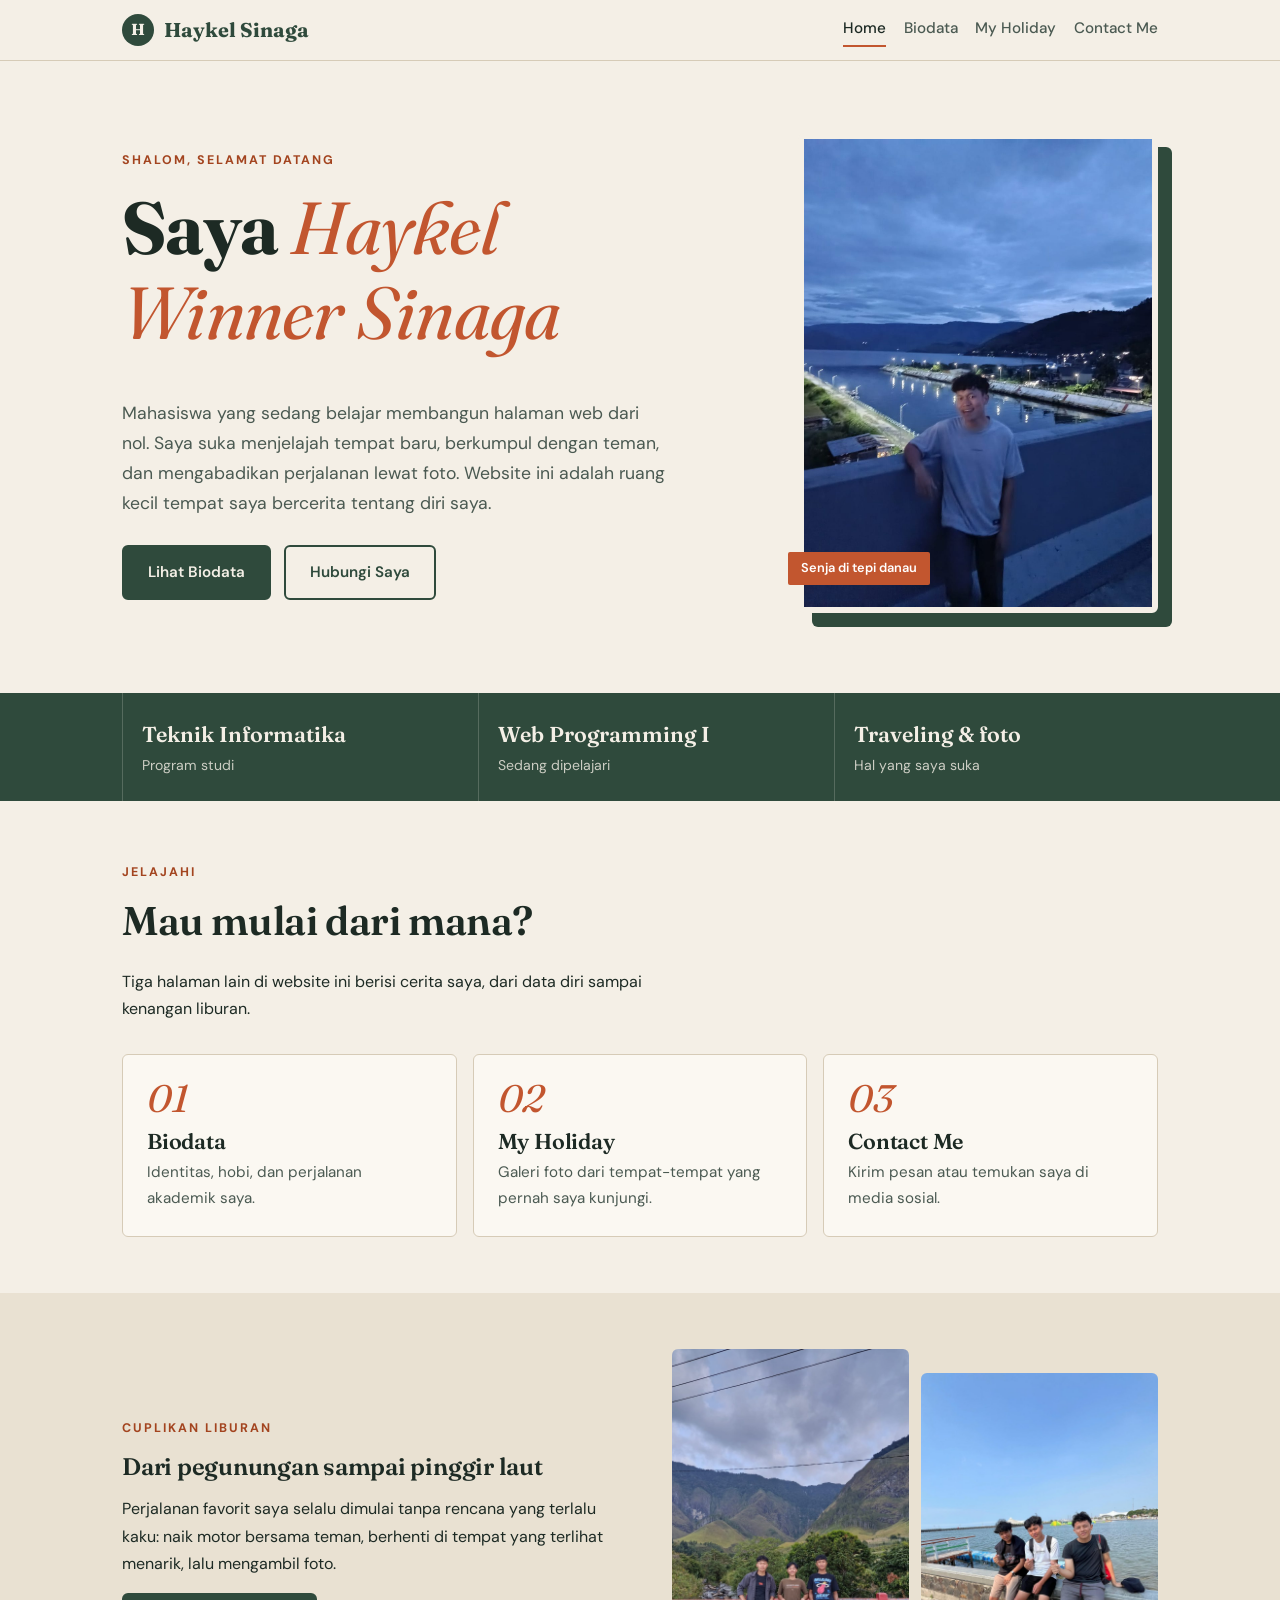
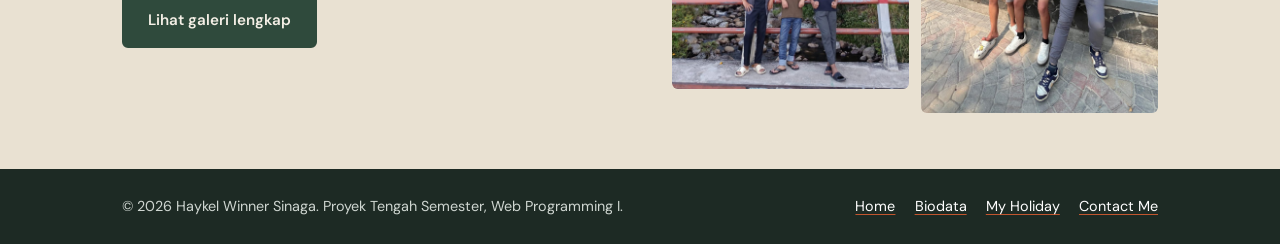
<file: index.html>
<!DOCTYPE html>
<html lang="id">
<head>
  <meta charset="UTF-8">
  <meta name="viewport" content="width=device-width, initial-scale=1">
  <title>Beranda | Haykel Winner Sinaga</title>
  <meta name="description" content="Website pribadi Haykel Winner Sinaga: biodata, cerita liburan, dan kontak.">

  <!-- Font: Fraunces (judul) + DM Sans (teks) -->
  <link rel="preconnect" href="https://fonts.googleapis.com">
  <link rel="preconnect" href="https://fonts.gstatic.com" crossorigin>
  <link href="https://fonts.googleapis.com/css2?family=DM+Sans:wght@400;500;600&family=Fraunces:ital,opsz,wght@0,9..144,400;0,9..144,600;0,9..144,700;1,9..144,400&display=swap" rel="stylesheet">

  <link rel="stylesheet" href="style.css">
</head>
<body>

  <!-- ===== HEADER (sama di semua halaman) ===== -->
  <header class="site-header">
    <div class="wrap header-inner">
      <a class="brand" href="index.html">
        <span class="brand-mark" aria-hidden="true">H</span>
        Haykel Sinaga
      </a>
      <nav class="main-nav" aria-label="Navigasi utama">
        <ul>
          <li><a href="index.html" aria-current="page">Home</a></li>
          <li><a href="biodata.html">Biodata</a></li>
          <li><a href="myHoliday.html">My Holiday</a></li>
          <li><a href="contact.html">Contact Me</a></li>
        </ul>
      </nav>
    </div>
  </header>

  <main>

    <!-- ===== HERO ===== -->
    <section class="hero" aria-labelledby="hero-title">
      <div class="wrap hero-inner">
        <div class="hero-text">
          <span class="eyebrow">Shalom, selamat datang</span>
          <h1 id="hero-title">Saya <em>Haykel Winner Sinaga</em></h1>
          <p class="hero-lead">
            Mahasiswa yang sedang belajar membangun halaman web dari nol.
            Saya suka menjelajah tempat baru, berkumpul dengan teman, dan
            mengabadikan perjalanan lewat foto. Website ini adalah ruang
            kecil tempat saya bercerita tentang diri saya.
          </p>
          <div class="btn-row">
            <a class="btn btn-primary" href="biodata.html">Lihat Biodata</a>
            <a class="btn btn-ghost" href="contact.html">Hubungi Saya</a>
          </div>
        </div>

        <figure class="hero-photo">
          <img src="images/senja-danau.jpg"
               alt="Saya berdiri di tepi pagar dengan latar danau dan lampu kota saat senja">
          <figcaption>Senja di tepi danau</figcaption>
        </figure>
      </div>
    </section>

    <!-- ===== RINGKASAN SINGKAT ===== -->
    <section class="facts" aria-label="Ringkasan singkat">
      <div class="wrap">
        <ul class="facts-list">
          <li><strong>Teknik Informatika</strong><span>Program studi</span></li>
          <li><strong>Web Programming I</strong><span>Sedang dipelajari</span></li>
          <li><strong>Traveling &amp; foto</strong><span>Hal yang saya suka</span></li>
        </ul>
      </div>
    </section>

    <!-- ===== JELAJAHI ===== -->
    <section class="section" aria-labelledby="explore-title">
      <div class="wrap">
        <div class="section-head">
          <span class="eyebrow">Jelajahi</span>
          <h2 id="explore-title">Mau mulai dari mana?</h2>
          <p>Tiga halaman lain di website ini berisi cerita saya, dari data diri sampai kenangan liburan.</p>
        </div>

        <div class="explore">
          <a class="explore-card" href="biodata.html">
            <span class="num">01</span>
            <h3>Biodata</h3>
            <p>Identitas, hobi, dan perjalanan akademik saya.</p>
          </a>
          <a class="explore-card" href="myHoliday.html">
            <span class="num">02</span>
            <h3>My Holiday</h3>
            <p>Galeri foto dari tempat-tempat yang pernah saya kunjungi.</p>
          </a>
          <a class="explore-card" href="contact.html">
            <span class="num">03</span>
            <h3>Contact Me</h3>
            <p>Kirim pesan atau temukan saya di media sosial.</p>
          </a>
        </div>
      </div>
    </section>

    <!-- ===== CUPLIKAN LIBURAN ===== -->
    <section class="teaser" aria-labelledby="teaser-title">
      <div class="wrap section teaser-inner">
        <div>
          <span class="eyebrow">Cuplikan liburan</span>
          <h2 id="teaser-title">Dari pegunungan sampai pinggir laut</h2>
          <p>
            Perjalanan favorit saya selalu dimulai tanpa rencana yang terlalu
            kaku: naik motor bersama teman, berhenti di tempat yang terlihat
            menarik, lalu mengambil foto.
          </p>
          <a class="btn btn-primary" href="myHoliday.html">Lihat galeri lengkap</a>
        </div>

        <div class="teaser-photos">
          <img src="images/jembatan-pegunungan.jpg"
               alt="Tiga teman berdiri di jembatan dengan latar tebing hijau dan sungai berbatu">
          <img src="images/tepi-laut.jpg"
               alt="Tiga teman duduk di tembok batu tepi laut di bawah langit biru">
        </div>
      </div>
    </section>

  </main>

  <!-- ===== FOOTER (sama di semua halaman) ===== -->
  <footer class="site-footer">
    <div class="wrap footer-inner">
      <p>&copy; 2026 Haykel Winner Sinaga. Proyek Tengah Semester, Web Programming I.</p>
      <ul>
        <li><a href="index.html">Home</a></li>
        <li><a href="biodata.html">Biodata</a></li>
        <li><a href="myHoliday.html">My Holiday</a></li>
        <li><a href="contact.html">Contact Me</a></li>
      </ul>
    </div>
  </footer>

</body>
</html>
</file>
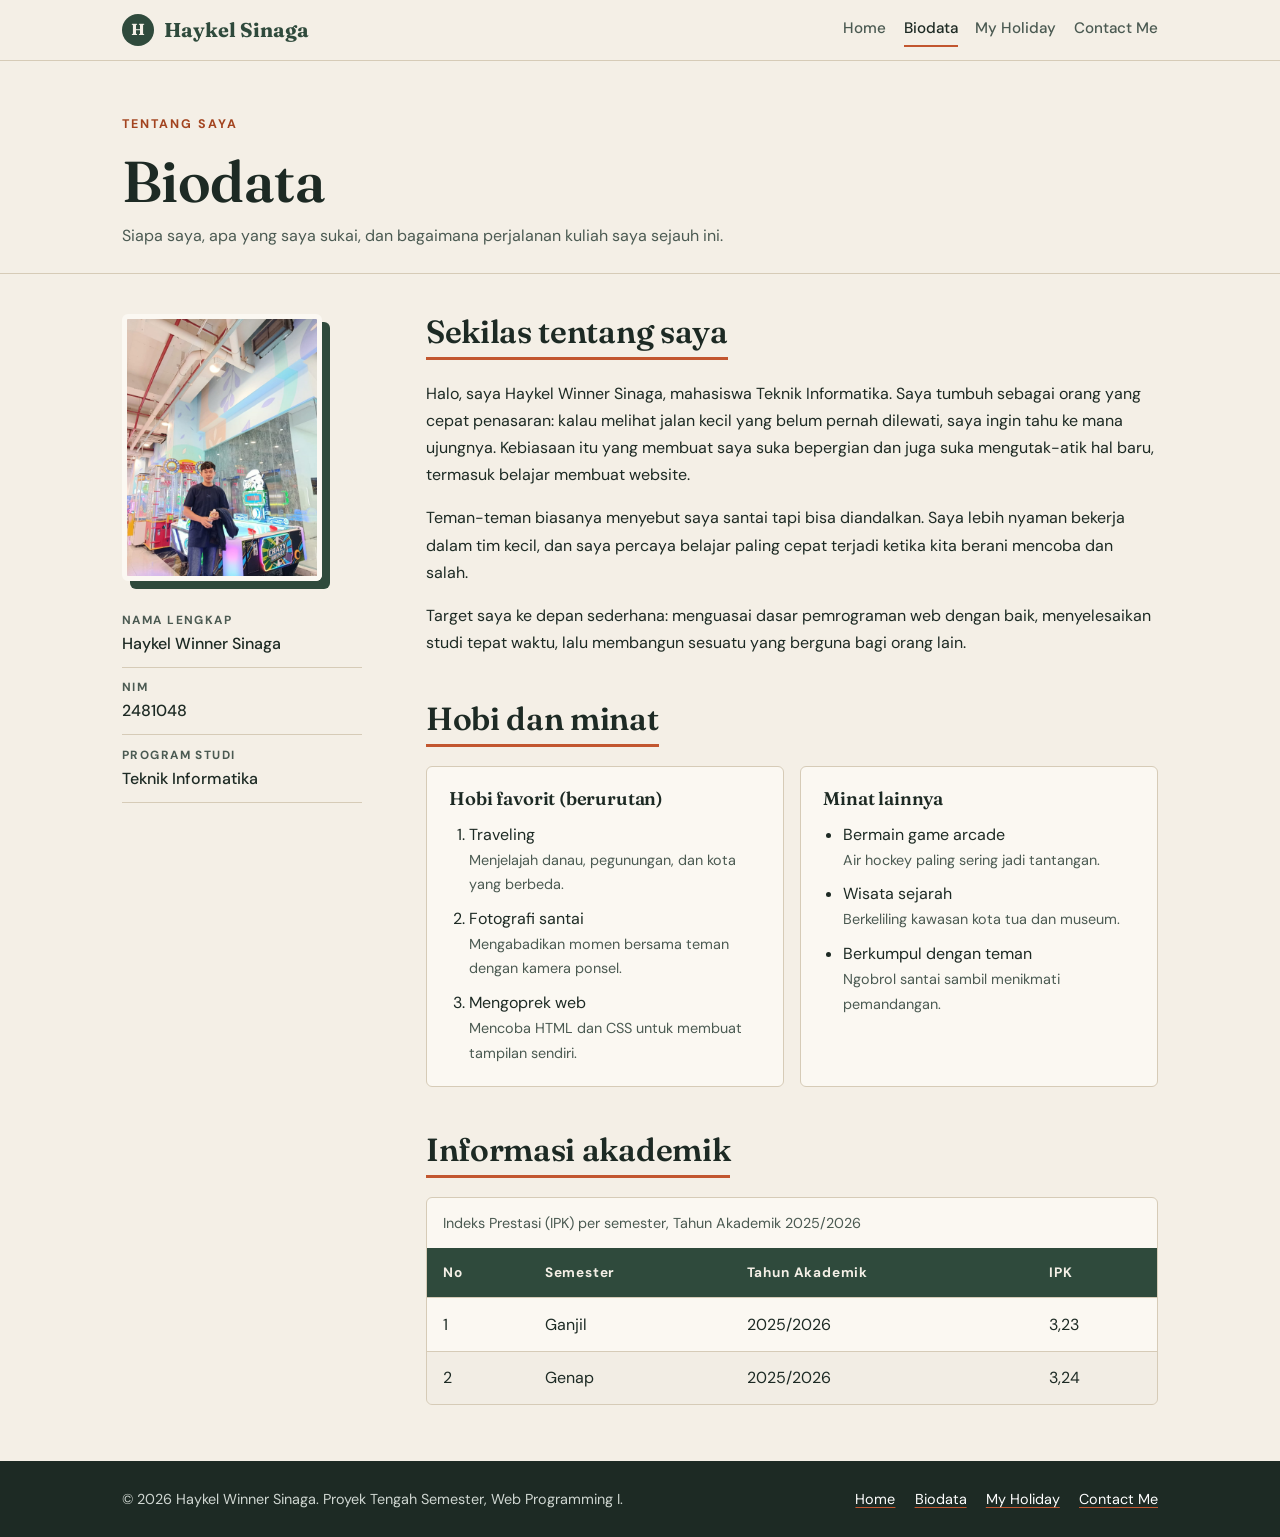
<file: biodata.html>
<!DOCTYPE html>
<html lang="id">
<head>
  <meta charset="UTF-8">
  <meta name="viewport" content="width=device-width, initial-scale=1">
  <title>Biodata | Haykel Winner Sinaga</title>
  <meta name="description" content="Biodata, hobi, dan informasi akademik Haykel Winner Sinaga.">

  <link rel="preconnect" href="https://fonts.googleapis.com">
  <link rel="preconnect" href="https://fonts.gstatic.com" crossorigin>
  <link href="https://fonts.googleapis.com/css2?family=DM+Sans:wght@400;500;600&family=Fraunces:ital,opsz,wght@0,9..144,400;0,9..144,600;0,9..144,700;1,9..144,400&display=swap" rel="stylesheet">

  <link rel="stylesheet" href="style.css">
</head>
<body>

  <!-- ===== HEADER (sama di semua halaman) ===== -->
  <header class="site-header">
    <div class="wrap header-inner">
      <a class="brand" href="index.html">
        <span class="brand-mark" aria-hidden="true">H</span>
        Haykel Sinaga
      </a>
      <nav class="main-nav" aria-label="Navigasi utama">
        <ul>
          <li><a href="index.html">Home</a></li>
          <li><a href="biodata.html" aria-current="page">Biodata</a></li>
          <li><a href="myHoliday.html">My Holiday</a></li>
          <li><a href="contact.html">Contact Me</a></li>
        </ul>
      </nav>
    </div>
  </header>

  <main>

    <section class="page-title">
      <div class="wrap">
        <span class="eyebrow">Tentang saya</span>
        <h1>Biodata</h1>
        <p>Siapa saya, apa yang saya sukai, dan bagaimana perjalanan kuliah saya sejauh ini.</p>
      </div>
    </section>

    <div class="wrap bio-layout">

      <!-- ===== KARTU PROFIL ===== -->
      <aside class="profile-card" aria-label="Profil singkat">
        <img class="profile-photo" src="images/arcade.jpg"
             alt="Foto profil saya mengenakan kaos biru dongker di area arcade"
             width="200" height="267">

        <dl class="profile-data">
          <div>
            <dt>Nama lengkap</dt>
            <dd>Haykel Winner Sinaga</dd>
          </div>
          <div>
            <dt>NIM</dt>
            <dd>2481048</dd>
          </div>
          <div>
            <dt>Program studi</dt>
            <dd>Teknik Informatika</dd>
          </div>
        </dl>
      </aside>

      <!-- ===== ISI UTAMA ===== -->
      <article class="bio-main">

        <section aria-labelledby="bio-title">
          <h2 id="bio-title">Sekilas tentang saya</h2>
          <p>
            Halo, saya Haykel Winner Sinaga, mahasiswa Teknik Informatika. Saya
            tumbuh sebagai orang yang cepat penasaran: kalau melihat jalan
            kecil yang belum pernah dilewati, saya ingin tahu ke mana ujungnya.
            Kebiasaan itu yang membuat saya suka bepergian dan juga suka
            mengutak-atik hal baru, termasuk belajar membuat website.
          </p>
          <p>
            Teman-teman biasanya menyebut saya santai tapi bisa diandalkan.
            Saya lebih nyaman bekerja dalam tim kecil, dan saya percaya
            belajar paling cepat terjadi ketika kita berani mencoba dan salah.
          </p>
          <p>
            Target saya ke depan sederhana: menguasai dasar pemrograman web
            dengan baik, menyelesaikan studi tepat waktu, lalu membangun
            sesuatu yang berguna bagi orang lain.
          </p>
        </section>

        <section aria-labelledby="hobi-title">
          <h2 id="hobi-title">Hobi dan minat</h2>
          <div class="hobby-grid">

            <div class="hobby-card">
              <h3>Hobi favorit (berurutan)</h3>
              <ol>
                <li>Traveling
                  <span>Menjelajah danau, pegunungan, dan kota yang berbeda.</span></li>
                <li>Fotografi santai
                  <span>Mengabadikan momen bersama teman dengan kamera ponsel.</span></li>
                <li>Mengoprek web
                  <span>Mencoba HTML dan CSS untuk membuat tampilan sendiri.</span></li>
              </ol>
            </div>

            <div class="hobby-card">
              <h3>Minat lainnya</h3>
              <ul>
                <li>Bermain game arcade
                  <span>Air hockey paling sering jadi tantangan.</span></li>
                <li>Wisata sejarah
                  <span>Berkeliling kawasan kota tua dan museum.</span></li>
                <li>Berkumpul dengan teman
                  <span>Ngobrol santai sambil menikmati pemandangan.</span></li>
              </ul>
            </div>

          </div>
        </section>

        <section aria-labelledby="akademik-title">
          <h2 id="akademik-title">Informasi akademik</h2>
          <div class="table-scroll">
            <table>
              <caption>Indeks Prestasi (IPK) per semester, Tahun Akademik 2025/2026</caption>
              <thead>
                <tr>
                  <th scope="col">No</th>
                  <th scope="col">Semester</th>
                  <th scope="col">Tahun Akademik</th>
                  <th scope="col">IPK</th>
                </tr>
              </thead>
              <tbody>
                <tr>
                  <td>1</td>
                  <td>Ganjil</td>
                  <td>2025/2026</td>
                  <td>3,23</td>
                </tr>
                <tr>
                  <td>2</td>
                  <td>Genap</td>
                  <td>2025/2026</td>
                  <td>3,24</td>
                </tr>
              </tbody>
            </table>
          </div>
        </section>

      </article>
    </div>

  </main>

  <!-- ===== FOOTER (sama di semua halaman) ===== -->
  <footer class="site-footer">
    <div class="wrap footer-inner">
      <p>&copy; 2026 Haykel Winner Sinaga. Proyek Tengah Semester, Web Programming I.</p>
      <ul>
        <li><a href="index.html">Home</a></li>
        <li><a href="biodata.html">Biodata</a></li>
        <li><a href="myHoliday.html">My Holiday</a></li>
        <li><a href="contact.html">Contact Me</a></li>
      </ul>
    </div>
  </footer>

</body>
</html>
</file>
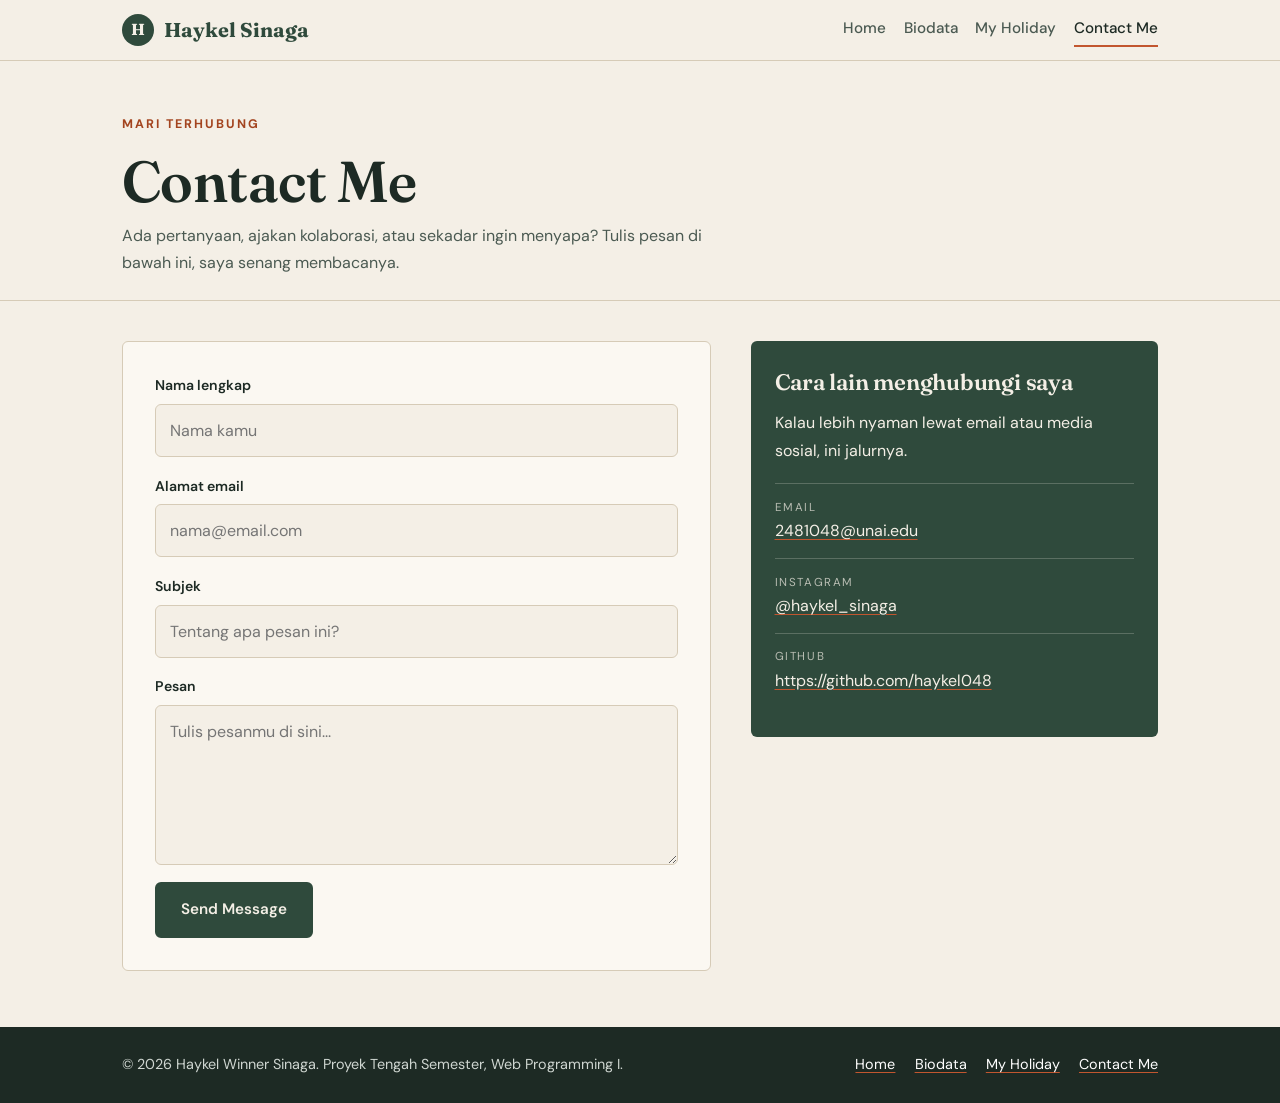
<file: contact.html>
<!DOCTYPE html>
<html lang="id">
<head>
  <meta charset="UTF-8">
  <meta name="viewport" content="width=device-width, initial-scale=1">
  <title>Contact Me | Haykel Winner Sinaga</title>
  <meta name="description" content="Hubungi Haykel Winner Sinaga lewat email atau media sosial.">

  <link rel="preconnect" href="https://fonts.googleapis.com">
  <link rel="preconnect" href="https://fonts.gstatic.com" crossorigin>
  <link href="https://fonts.googleapis.com/css2?family=DM+Sans:wght@400;500;600&family=Fraunces:ital,opsz,wght@0,9..144,400;0,9..144,600;0,9..144,700;1,9..144,400&display=swap" rel="stylesheet">

  <link rel="stylesheet" href="style.css">
</head>
<body>

  <!-- ===== HEADER (sama di semua halaman) ===== -->
  <header class="site-header">
    <div class="wrap header-inner">
      <a class="brand" href="index.html">
        <span class="brand-mark" aria-hidden="true">H</span>
        Haykel Sinaga
      </a>
      <nav class="main-nav" aria-label="Navigasi utama">
        <ul>
          <li><a href="index.html">Home</a></li>
          <li><a href="biodata.html">Biodata</a></li>
          <li><a href="myHoliday.html">My Holiday</a></li>
          <li><a href="contact.html" aria-current="page">Contact Me</a></li>
        </ul>
      </nav>
    </div>
  </header>

  <main>

    <section class="page-title">
      <div class="wrap">
        <span class="eyebrow">Mari terhubung</span>
        <h1>Contact Me</h1>
        <p>
          Ada pertanyaan, ajakan kolaborasi, atau sekadar ingin menyapa?
          Tulis pesan di bawah ini, saya senang membacanya.
        </p>
      </div>
    </section>

    <div class="wrap contact-layout">

      <!-- ===== FORMULIR ===== -->
      <!-- Tanpa backend: pesan dibuka lewat aplikasi email (mailto) -->
      <form class="contact-form"
            action="mailto:EMAIL.KAMU@gmail.com"
            method="post"
            enctype="text/plain">

        <div class="field">
          <label for="nama">Nama lengkap</label>
          <input type="text" id="nama" name="Nama" required minlength="3"
                 autocomplete="name" placeholder="Nama kamu">
        </div>

        <div class="field">
          <label for="email">Alamat email</label>
          <input type="email" id="email" name="Email" required
                 autocomplete="email" placeholder="nama@email.com">
        </div>

        <div class="field">
          <label for="subjek">Subjek</label>
          <input type="text" id="subjek" name="Subjek" required minlength="3"
                 placeholder="Tentang apa pesan ini?">
        </div>

        <div class="field">
          <label for="pesan">Pesan</label>
          <textarea id="pesan" name="Pesan" required minlength="10"
                    placeholder="Tulis pesanmu di sini..."></textarea>
        </div>

        <button class="btn btn-primary" type="submit">Send Message</button>
      </form>

      <!-- ===== INFO KONTAK ===== -->
      <aside class="contact-info" aria-labelledby="info-title">
        <h2 id="info-title">Cara lain menghubungi saya</h2>
        <p>Kalau lebih nyaman lewat email atau media sosial, ini jalurnya.</p>

        <ul class="contact-list">
          <li>
            <small>Email</small>
            <a href="mailto:EMAIL.KAMU@gmail.com">2481048@unai.edu</a>
          </li>
          <li>
            <small>Instagram</small>
            <a href="https://www.instagram.com/USERNAME_KAMU/"
               target="_blank" rel="noopener noreferrer">@haykel_sinaga</a>
          </li>
          <li>
            <small>GitHub</small>
            <a href="https://github.com/USERNAME_GITHUB_KAMU"
               target="_blank" rel="noopener noreferrer">https://github.com/haykel048</a>
          </li>
        </ul>
      </aside>

    </div>

  </main>

  <!-- ===== FOOTER (sama di semua halaman) ===== -->
  <footer class="site-footer">
    <div class="wrap footer-inner">
      <p>&copy; 2026 Haykel Winner Sinaga. Proyek Tengah Semester, Web Programming I.</p>
      <ul>
        <li><a href="index.html">Home</a></li>
        <li><a href="biodata.html">Biodata</a></li>
        <li><a href="myHoliday.html">My Holiday</a></li>
        <li><a href="contact.html">Contact Me</a></li>
      </ul>
    </div>
  </footer>

</body>
</html>
</file>
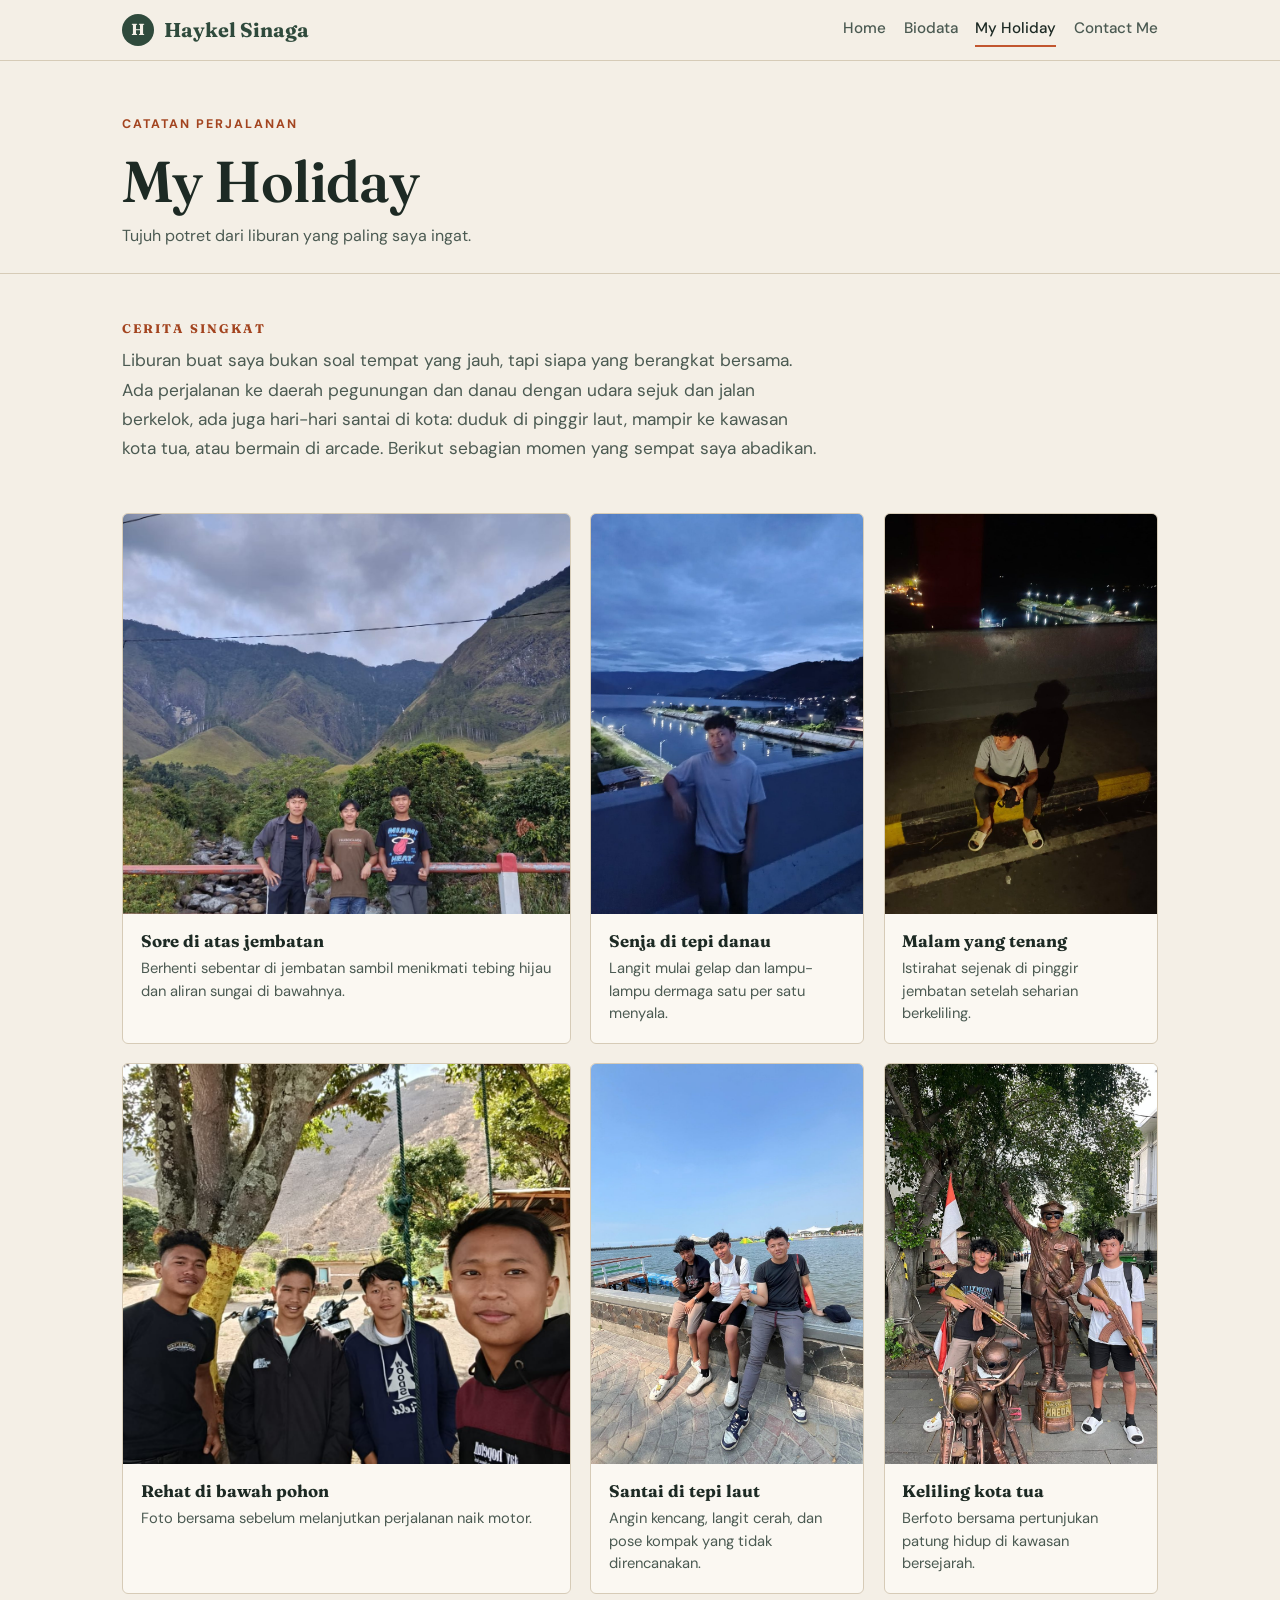
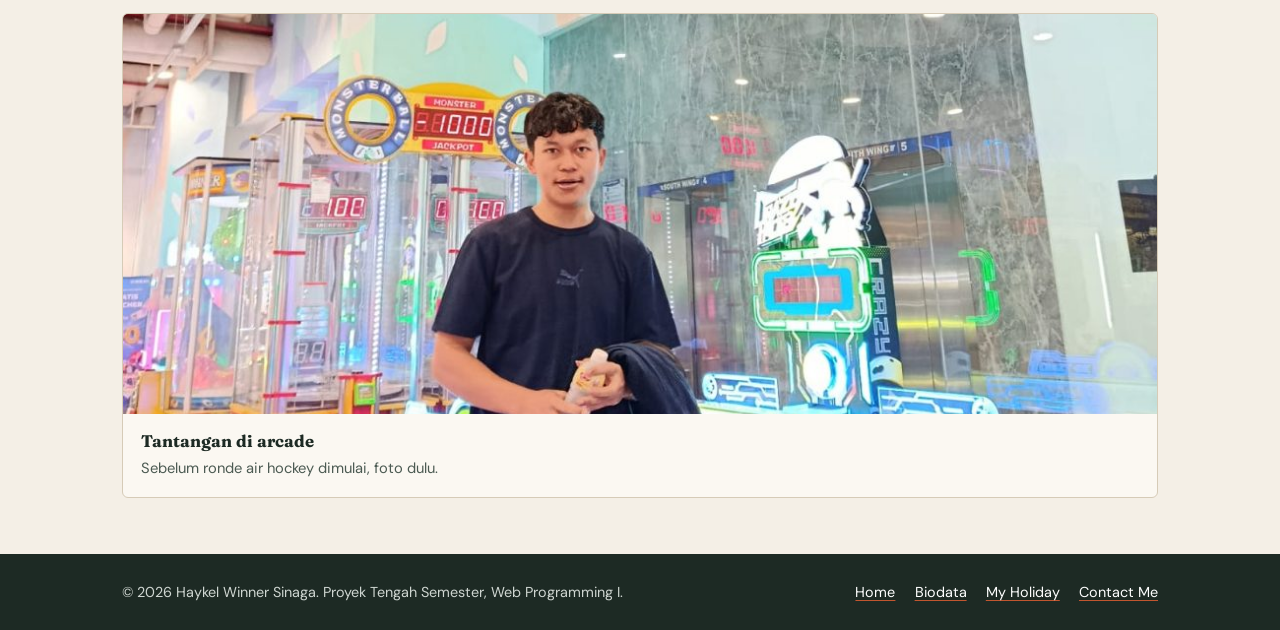
<file: myHoliday.html>
<!DOCTYPE html>
<html lang="id">
<head>
  <meta charset="UTF-8">
  <meta name="viewport" content="width=device-width, initial-scale=1">
  <title>My Holiday | Haykel Winner Sinaga</title>
  <meta name="description" content="Galeri foto liburan Haykel Winner Sinaga.">

  <link rel="preconnect" href="https://fonts.googleapis.com">
  <link rel="preconnect" href="https://fonts.gstatic.com" crossorigin>
  <link href="https://fonts.googleapis.com/css2?family=DM+Sans:wght@400;500;600&family=Fraunces:ital,opsz,wght@0,9..144,400;0,9..144,600;0,9..144,700;1,9..144,400&display=swap" rel="stylesheet">

  <link rel="stylesheet" href="style.css">
</head>
<body>

  <!-- ===== HEADER (sama di semua halaman) ===== -->
  <header class="site-header">
    <div class="wrap header-inner">
      <a class="brand" href="index.html">
        <span class="brand-mark" aria-hidden="true">H</span>
        Haykel Sinaga
      </a>
      <nav class="main-nav" aria-label="Navigasi utama">
        <ul>
          <li><a href="index.html">Home</a></li>
          <li><a href="biodata.html">Biodata</a></li>
          <li><a href="myHoliday.html" aria-current="page">My Holiday</a></li>
          <li><a href="contact.html">Contact Me</a></li>
        </ul>
      </nav>
    </div>
  </header>

  <main>

    <section class="page-title">
      <div class="wrap">
        <span class="eyebrow">Catatan perjalanan</span>
        <h1>My Holiday</h1>
        <p>Tujuh potret dari liburan yang paling saya ingat.</p>
      </div>
    </section>

    <div class="wrap">

      <section class="holiday-intro" aria-labelledby="intro-title">
        <h2 id="intro-title" class="eyebrow" style="margin-bottom:.6rem">Cerita singkat</h2>
        <p>
          Liburan buat saya bukan soal tempat yang jauh, tapi siapa yang
          berangkat bersama. Ada perjalanan ke daerah pegunungan dan danau
          dengan udara sejuk dan jalan berkelok, ada juga hari-hari santai di
          kota: duduk di pinggir laut, mampir ke kawasan kota tua, atau
          bermain di arcade. Berikut sebagian momen yang sempat saya
          abadikan.
        </p>
      </section>

      <!-- ===== GALERI (Flexbox) ===== -->
      <section class="gallery" aria-label="Galeri foto liburan">

        <figure class="shot shot--wide">
          <img src="images/jembatan-pegunungan.jpg"
               alt="Tiga teman bersandar di pagar jembatan merah putih dengan latar tebing hijau dan sungai berbatu"
               style="--focus: 50% 45%" loading="lazy">
          <figcaption>
            <strong>Sore di atas jembatan</strong>
            Berhenti sebentar di jembatan sambil menikmati tebing hijau dan aliran sungai di bawahnya.
          </figcaption>
        </figure>

        <figure class="shot">
          <img src="images/senja-danau.jpg"
               alt="Saya bersandar di dinding beton dengan pemandangan danau dan lampu-lampu kota saat senja"
               style="--focus: 50% 60%" loading="lazy">
          <figcaption>
            <strong>Senja di tepi danau</strong>
            Langit mulai gelap dan lampu-lampu dermaga satu per satu menyala.
          </figcaption>
        </figure>

        <figure class="shot">
          <img src="images/malam-jembatan.jpg"
               alt="Saya duduk di trotoar jembatan pada malam hari dengan lampu dermaga di kejauhan"
               style="--focus: 50% 60%" loading="lazy">
          <figcaption>
            <strong>Malam yang tenang</strong>
            Istirahat sejenak di pinggir jembatan setelah seharian berkeliling.
          </figcaption>
        </figure>

        <figure class="shot shot--wide">
          <img src="images/bawah-pohon.jpg"
               alt="Empat teman berswafoto di bawah pohon besar dengan bukit gersang dan dua sepeda motor di belakang"
               style="--focus: 50% 35%" loading="lazy">
          <figcaption>
            <strong>Rehat di bawah pohon</strong>
            Foto bersama sebelum melanjutkan perjalanan naik motor.
          </figcaption>
        </figure>

        <figure class="shot">
          <img src="images/tepi-laut.jpg"
               alt="Tiga teman duduk di tembok batu tepi laut dengan langit biru cerah"
               style="--focus: 50% 65%" loading="lazy">
          <figcaption>
            <strong>Santai di tepi laut</strong>
            Angin kencang, langit cerah, dan pose kompak yang tidak direncanakan.
          </figcaption>
        </figure>

        <figure class="shot">
          <img src="images/kota-tua.jpg"
               alt="Dua teman berfoto bersama patung hidup berwarna perunggu di kawasan kota tua"
               style="--focus: 50% 50%" loading="lazy">
          <figcaption>
            <strong>Keliling kota tua</strong>
            Berfoto bersama pertunjukan patung hidup di kawasan bersejarah.
          </figcaption>
        </figure>

        <figure class="shot">
          <img src="images/arcade.jpg"
               alt="Saya berdiri di depan mesin air hockey di area permainan arcade"
               style="--focus: 50% 70%" loading="lazy">
          <figcaption>
            <strong>Tantangan di arcade</strong>
            Sebelum ronde air hockey dimulai, foto dulu.
          </figcaption>
        </figure>

      </section>
    </div>

  </main>

  <!-- ===== FOOTER (sama di semua halaman) ===== -->
  <footer class="site-footer">
    <div class="wrap footer-inner">
      <p>&copy; 2026 Haykel Winner Sinaga. Proyek Tengah Semester, Web Programming I.</p>
      <ul>
        <li><a href="index.html">Home</a></li>
        <li><a href="biodata.html">Biodata</a></li>
        <li><a href="myHoliday.html">My Holiday</a></li>
        <li><a href="contact.html">Contact Me</a></li>
      </ul>
    </div>
  </footer>

</body>
</html>
</file>
<file: style.css>
/* =========================================================
   style.css — Personal Website (Web Programming I, Mid Project)
   Pendekatan: mobile-first. Layout dasar untuk layar kecil,
   lalu diperlebar lewat media query (640px, 900px).
   ========================================================= */

/* ---------- 1. Design tokens ---------- */
:root {
  --paper: #f4efe6;
  --paper-deep: #e9e1d2;
  --ink: #1d2a24;
  --ink-soft: #4b5a52;
  --forest: #2f4a3c;
  --forest-dark: #20352a;
  --clay: #c2562f;
  --clay-dark: #a3441f;
  --line: #d6cbb7;

  --font-display: "Fraunces", Georgia, "Times New Roman", serif;
  --font-body: "DM Sans", system-ui, -apple-system, "Segoe UI", sans-serif;

  --radius: 6px;
  --gutter: 1.25rem;
  --max: 1100px;
}

/* ---------- 2. Reset ringan & dasar ---------- */
*,
*::before,
*::after {
  box-sizing: border-box; /* Box Model: padding & border ikut dihitung dalam lebar */
}

html {
  scroll-behavior: smooth;
}

body {
  margin: 0;
  font-family: var(--font-body);
  font-size: 1rem;
  line-height: 1.7;
  color: var(--ink);
  background: var(--paper);
  min-height: 100vh;
  display: flex;            /* footer selalu menempel di bawah */
  flex-direction: column;
}

main {
  flex: 1;
}

img {
  display: block;
  max-width: 100%;          /* gambar responsif, tidak overflow */
  height: auto;
}

h1, h2, h3 {
  font-family: var(--font-display);
  font-weight: 600;
  line-height: 1.15;
  margin: 0 0 0.6em;
  letter-spacing: -0.01em;
}

p { margin: 0 0 1em; }

a {
  color: var(--clay-dark);
  text-underline-offset: 3px;
}

a:hover { color: var(--clay); }

:focus-visible {
  outline: 3px solid var(--clay);
  outline-offset: 3px;
}

.wrap {
  width: 100%;
  max-width: var(--max);
  margin-inline: auto;
  padding-inline: var(--gutter);
}

.eyebrow {
  display: inline-block;
  font-size: 0.78rem;
  font-weight: 700;
  letter-spacing: 0.16em;
  text-transform: uppercase;
  color: var(--clay-dark);
  margin-bottom: 0.9rem;
}

/* ---------- 3. Header & navigasi (sama di semua halaman) ---------- */
.site-header {
  background: var(--paper);
  border-bottom: 1px solid var(--line);
  position: sticky;
  top: 0;
  z-index: 10;
}

.header-inner {
  display: flex;
  flex-direction: column;   /* mobile: logo di atas, menu di bawah */
  align-items: flex-start;
  gap: 0.4rem;
  padding-block: 0.8rem;
}

.brand {
  font-family: var(--font-display);
  font-size: 1.25rem;
  font-weight: 700;
  color: var(--forest);
  text-decoration: none;
  display: inline-flex;
  align-items: center;
  gap: 0.6rem;
}

.brand-mark {
  display: grid;
  place-items: center;
  width: 2rem;
  height: 2rem;
  background: var(--forest);
  color: var(--paper);
  border-radius: 50%;
  font-size: 1rem;
}

.main-nav ul {
  display: flex;
  flex-wrap: wrap;
  gap: 0.25rem 1.1rem;
  list-style: none;
  margin: 0;
  padding: 0;
}

.main-nav a {
  display: inline-block;
  padding: 0.2rem 0;
  font-size: 0.95rem;
  font-weight: 500;
  color: var(--ink-soft);
  text-decoration: none;
  border-bottom: 2px solid transparent;
}

.main-nav a:hover,
.main-nav a[aria-current="page"] {
  color: var(--ink);
  border-bottom-color: var(--clay);
}

/* ---------- 4. Tombol ---------- */
.btn {
  display: inline-block;
  padding: 0.8rem 1.5rem;
  font: inherit;
  font-weight: 600;
  font-size: 0.95rem;
  text-decoration: none;
  border: 2px solid var(--forest);
  border-radius: var(--radius);
  cursor: pointer;
  transition: transform 0.15s ease, background 0.15s ease, color 0.15s ease;
}

.btn-primary {
  background: var(--forest);
  color: var(--paper);
}

.btn-primary:hover {
  background: var(--forest-dark);
  color: var(--paper);
  transform: translateY(-2px);
}

.btn-ghost {
  background: transparent;
  color: var(--forest);
}

.btn-ghost:hover {
  background: var(--forest);
  color: var(--paper);
  transform: translateY(-2px);
}

.btn-row {
  display: flex;
  flex-wrap: wrap;
  gap: 0.8rem;
  margin-top: 1.6rem;
}

/* ---------- 5. HOME ---------- */
.hero {
  padding-block: 2.5rem 3rem;
}

.hero-inner {
  display: grid;            /* Grid: 1 kolom di mobile */
  gap: 2.5rem;
  align-items: center;
}

.hero h1 {
  font-size: clamp(2.4rem, 9vw, 4.6rem);
  font-weight: 700;
}

.hero h1 em {
  font-style: italic;
  font-weight: 400;
  color: var(--clay);
}

.hero-lead {
  font-size: 1.1rem;
  color: var(--ink-soft);
  max-width: 34rem;
}

.hero-photo {
  position: relative;
  margin: 0;
  max-width: 360px;
  width: 100%;
  justify-self: center;
}

/* blok warna di belakang foto, memberi kesan berlapis */
.hero-photo::before {
  content: "";
  position: absolute;
  inset: 14px -14px -14px 14px;
  background: var(--forest);
  border-radius: var(--radius);
  z-index: 0;
}

.hero-photo img {
  position: relative;
  z-index: 1;
  width: 100%;
  aspect-ratio: 3 / 4;
  object-fit: cover;
  border-radius: var(--radius);
  border: 6px solid var(--paper);
}

.hero-photo figcaption {
  position: absolute;
  z-index: 2;
  left: -10px;
  bottom: 28px;
  background: var(--clay);
  color: #fff;
  font-size: 0.8rem;
  font-weight: 600;
  padding: 0.35rem 0.8rem;
  border-radius: 2px;
}

.facts {
  background: var(--forest);
  color: var(--paper);
}

.facts-list {
  display: grid;
  grid-template-columns: 1fr;
  list-style: none;
  margin: 0;
  padding: 0;
}

.facts-list li {
  padding: 1.1rem 0;
  border-bottom: 1px solid rgba(244, 239, 230, 0.2);
  display: flex;
  flex-direction: column;
}

.facts-list li:last-child { border-bottom: 0; }

.facts-list strong {
  font-family: var(--font-display);
  font-size: 1.35rem;
  font-weight: 600;
}

.facts-list span {
  font-size: 0.88rem;
  opacity: 0.8;
}

.section {
  padding-block: 3.5rem;
}

.section-head {
  max-width: 36rem;
  margin-bottom: 2rem;
}

.section-head h2 {
  font-size: clamp(1.8rem, 5vw, 2.5rem);
}

.explore {
  display: grid;
  gap: 1rem;
}

.explore-card {
  display: block;
  padding: 1.5rem;
  background: #fbf8f2;
  border: 1px solid var(--line);
  border-radius: var(--radius);
  color: var(--ink);
  text-decoration: none;
  transition: transform 0.2s ease, border-color 0.2s ease;
}

.explore-card:hover {
  transform: translateY(-4px);
  border-color: var(--clay);
  color: var(--ink);
}

.explore-card .num {
  font-family: var(--font-display);
  font-size: 2.4rem;
  font-style: italic;
  color: var(--clay);
  line-height: 1;
}

.explore-card h3 {
  margin: 0.6rem 0 0.3rem;
  font-size: 1.35rem;
}

.explore-card p {
  margin: 0;
  color: var(--ink-soft);
  font-size: 0.95rem;
}

.teaser {
  background: var(--paper-deep);
}

.teaser-inner {
  display: flex;            /* Flexbox: teks + 2 foto */
  flex-direction: column;
  gap: 2rem;
}

.teaser-photos {
  display: flex;
  gap: 0.8rem;
}

.teaser-photos img {
  flex: 1 1 0;
  min-width: 0;
  height: 240px;
  object-fit: cover;
  border-radius: var(--radius);
}

.teaser-photos img:nth-child(2) {
  margin-top: 1.5rem;       /* sedikit bergeser agar tidak kaku */
}

/* ---------- 6. Judul halaman dalam ---------- */
.page-title {
  padding-block: 3rem 1.5rem;
  border-bottom: 1px solid var(--line);
}

.page-title h1 {
  font-size: clamp(2.2rem, 7vw, 3.6rem);
  margin-bottom: 0.4rem;
}

.page-title p {
  color: var(--ink-soft);
  max-width: 38rem;
  margin: 0;
}

/* ---------- 7. BIODATA ---------- */
.bio-layout {
  display: grid;
  gap: 2.5rem;
  padding-block: 2.5rem 3.5rem;
}

.profile-card {
  display: flex;
  flex-direction: column;
  align-items: flex-start;
  gap: 1.2rem;
}

.profile-photo {
  width: 100%;
  max-width: 200px;         /* sesuai ketentuan: maks. 200px */
  aspect-ratio: 3 / 4;      /* rasio 3:4 */
  object-fit: cover;
  border-radius: var(--radius);
  border: 5px solid #fbf8f2;
  box-shadow: 8px 8px 0 var(--forest);
}

.profile-data {
  margin: 0;
  width: 100%;
}

.profile-data div {
  padding: 0.6rem 0;
  border-bottom: 1px solid var(--line);
}

.profile-data dt {
  font-size: 0.74rem;
  font-weight: 700;
  letter-spacing: 0.12em;
  text-transform: uppercase;
  color: var(--ink-soft);
}

.profile-data dd {
  margin: 0;
  font-weight: 500;
}

.bio-main > section + section {
  margin-top: 2.8rem;
}

.bio-main h2 {
  font-size: clamp(1.5rem, 4vw, 2rem);
  padding-bottom: 0.4rem;
  border-bottom: 3px solid var(--clay);
  display: inline-block;
}

.hobby-grid {
  display: flex;            /* dua kartu hobi sejajar di layar lebar */
  flex-direction: column;
  gap: 1rem;
}

.hobby-card {
  flex: 1;
  background: #fbf8f2;
  border: 1px solid var(--line);
  border-radius: var(--radius);
  padding: 1.3rem 1.4rem;
}

.hobby-card h3 {
  font-size: 1.15rem;
  margin-bottom: 0.7rem;
}

.hobby-card ol,
.hobby-card ul {
  margin: 0;
  padding-left: 1.2rem;
}

.hobby-card li + li { margin-top: 0.5rem; }

.hobby-card li span {
  display: block;
  font-size: 0.9rem;
  color: var(--ink-soft);
}

.table-scroll {
  overflow-x: auto;         /* tabel tetap rapi di layar kecil */
  border: 1px solid var(--line);
  border-radius: var(--radius);
  background: #fbf8f2;
}

table {
  width: 100%;
  border-collapse: collapse;
  min-width: 420px;
}

caption {
  text-align: left;
  padding: 0.8rem 1rem;
  font-size: 0.9rem;
  color: var(--ink-soft);
}

th, td {
  padding: 0.8rem 1rem;
  text-align: left;
  border-top: 1px solid var(--line);
}

thead th {
  background: var(--forest);
  color: var(--paper);
  font-size: 0.85rem;
  letter-spacing: 0.06em;
  border-top: 0;
}

tbody tr:nth-child(even) { background: rgba(214, 203, 183, 0.25); }

/* ---------- 8. MY HOLIDAY (Flexbox gallery) ---------- */
.holiday-intro {
  padding-block: 2.5rem 1rem;
  max-width: 44rem;
}

.holiday-intro p {
  font-size: 1.08rem;
  color: var(--ink-soft);
}

.gallery {
  display: flex;
  flex-wrap: wrap;
  justify-content: center;
  align-items: stretch;
  gap: 1.2rem;
  padding-block: 1rem 3.5rem;
}

.shot {
  flex: 1 1 260px;          /* tumbuh, menyusut, lebar dasar 260px */
  max-width: 100%;
  margin: 0;
  display: flex;
  flex-direction: column;
  background: #fbf8f2;
  border: 1px solid var(--line);
  border-radius: var(--radius);
  overflow: hidden;
}

.shot img {
  width: 100%;
  height: 360px;
  object-fit: cover;
  object-position: var(--focus, 50% 40%);
  transition: transform 0.4s ease;
}

.shot:hover img { transform: scale(1.03); }

.shot--wide {
  flex-grow: 2;
  flex-basis: 420px;
}

.shot--wide img { height: 360px; }

.shot figcaption {
  padding: 0.9rem 1.1rem 1.1rem;
  font-size: 0.92rem;
  color: var(--ink-soft);
  line-height: 1.55;
}

.shot figcaption strong {
  display: block;
  font-family: var(--font-display);
  font-size: 1.05rem;
  color: var(--ink);
  margin-bottom: 0.15rem;
}

/* ---------- 9. CONTACT ---------- */
.contact-layout {
  display: grid;
  gap: 2rem;
  padding-block: 2.5rem 3.5rem;
}

.contact-form {
  display: grid;
  gap: 1.1rem;
  background: #fbf8f2;
  border: 1px solid var(--line);
  border-radius: var(--radius);
  padding: 1.5rem;
}

.field {
  display: flex;
  flex-direction: column;
  gap: 0.35rem;
}

.field label {
  font-size: 0.88rem;
  font-weight: 600;
}

.field input,
.field textarea {
  width: 100%;
  font: inherit;
  color: var(--ink);
  padding: 0.75rem 0.9rem;
  background: var(--paper);
  border: 1.5px solid var(--line);
  border-radius: var(--radius);
}

.field input:focus,
.field textarea:focus {
  outline: none;
  border-color: var(--forest);
  box-shadow: 0 0 0 3px rgba(47, 74, 60, 0.18);
}

.field textarea {
  min-height: 160px;
  resize: vertical;
}

.contact-form .btn { justify-self: start; }

.contact-info {
  background: var(--forest);
  color: var(--paper);
  border-radius: var(--radius);
  padding: 1.8rem 1.5rem;
  align-self: start;
}

.contact-info h2 {
  font-size: 1.4rem;
}

.contact-info a {
  color: var(--paper);
  text-decoration-color: var(--clay);
}

.contact-info a:hover { color: #fff; }

.contact-list {
  list-style: none;
  margin: 1.2rem 0 0;
  padding: 0;
}

.contact-list li {
  padding: 0.85rem 0;
  border-top: 1px solid rgba(244, 239, 230, 0.22);
}

.contact-list small {
  display: block;
  font-size: 0.72rem;
  letter-spacing: 0.14em;
  text-transform: uppercase;
  opacity: 0.7;
}

/* ---------- 10. Footer (sama di semua halaman) ---------- */
.site-footer {
  background: var(--ink);
  color: #cfd6d1;
  font-size: 0.9rem;
}

.footer-inner {
  display: flex;
  flex-direction: column;
  gap: 0.8rem;
  padding-block: 1.6rem;
}

.footer-inner p { margin: 0; }

.footer-inner ul {
  display: flex;
  flex-wrap: wrap;
  gap: 0.4rem 1.2rem;
  list-style: none;
  margin: 0;
  padding: 0;
}

.site-footer a {
  color: #fff;
  text-decoration-color: var(--clay);
}

/* =========================================================
   MEDIA QUERIES
   ========================================================= */

/* Tablet ke atas */
@media (min-width: 640px) {
  :root { --gutter: 2rem; }

  .header-inner {
    flex-direction: row;
    justify-content: space-between;
    align-items: center;
  }

  .facts-list {
    grid-template-columns: repeat(3, 1fr);
    gap: 2rem;
  }

  .facts-list li {
    border-bottom: 0;
    border-left: 1px solid rgba(244, 239, 230, 0.2);
    padding: 1.5rem 0 1.5rem 1.2rem;
  }

  .explore { grid-template-columns: repeat(3, 1fr); }

  .teaser-photos img { height: 300px; }

  .hobby-grid { flex-direction: row; }

  .footer-inner {
    flex-direction: row;
    justify-content: space-between;
    align-items: center;
  }

  .contact-form { padding: 2rem; }
  .field-pair {
    display: grid;
    grid-template-columns: 1fr 1fr;
    gap: 1.1rem;
  }
}

/* Desktop */
@media (min-width: 900px) {
  .hero { padding-block: 4.5rem 5rem; }

  .hero-inner {
    grid-template-columns: 1.25fr 0.85fr;
    gap: 4rem;
  }

  .hero-photo { justify-self: end; }

  .teaser-inner {
    flex-direction: row;
    align-items: center;
    gap: 4rem;
  }

  .teaser-inner > * { flex: 1; }

  .teaser-photos img { height: 340px; }

  .bio-layout {
    grid-template-columns: 240px 1fr;
    gap: 4rem;
  }

  .profile-card {
    position: sticky;
    top: 5.5rem;
    align-self: start;
  }

  .contact-layout {
    grid-template-columns: 1.3fr 0.9fr;
    gap: 2.5rem;
  }

  .shot img { height: 400px; }
  .shot--wide img { height: 400px; }
}

/* Hormati preferensi pengguna yang tidak ingin animasi */
@media (prefers-reduced-motion: reduce) {
  * {
    transition: none !important;
    scroll-behavior: auto !important;
  }
}
</file>
